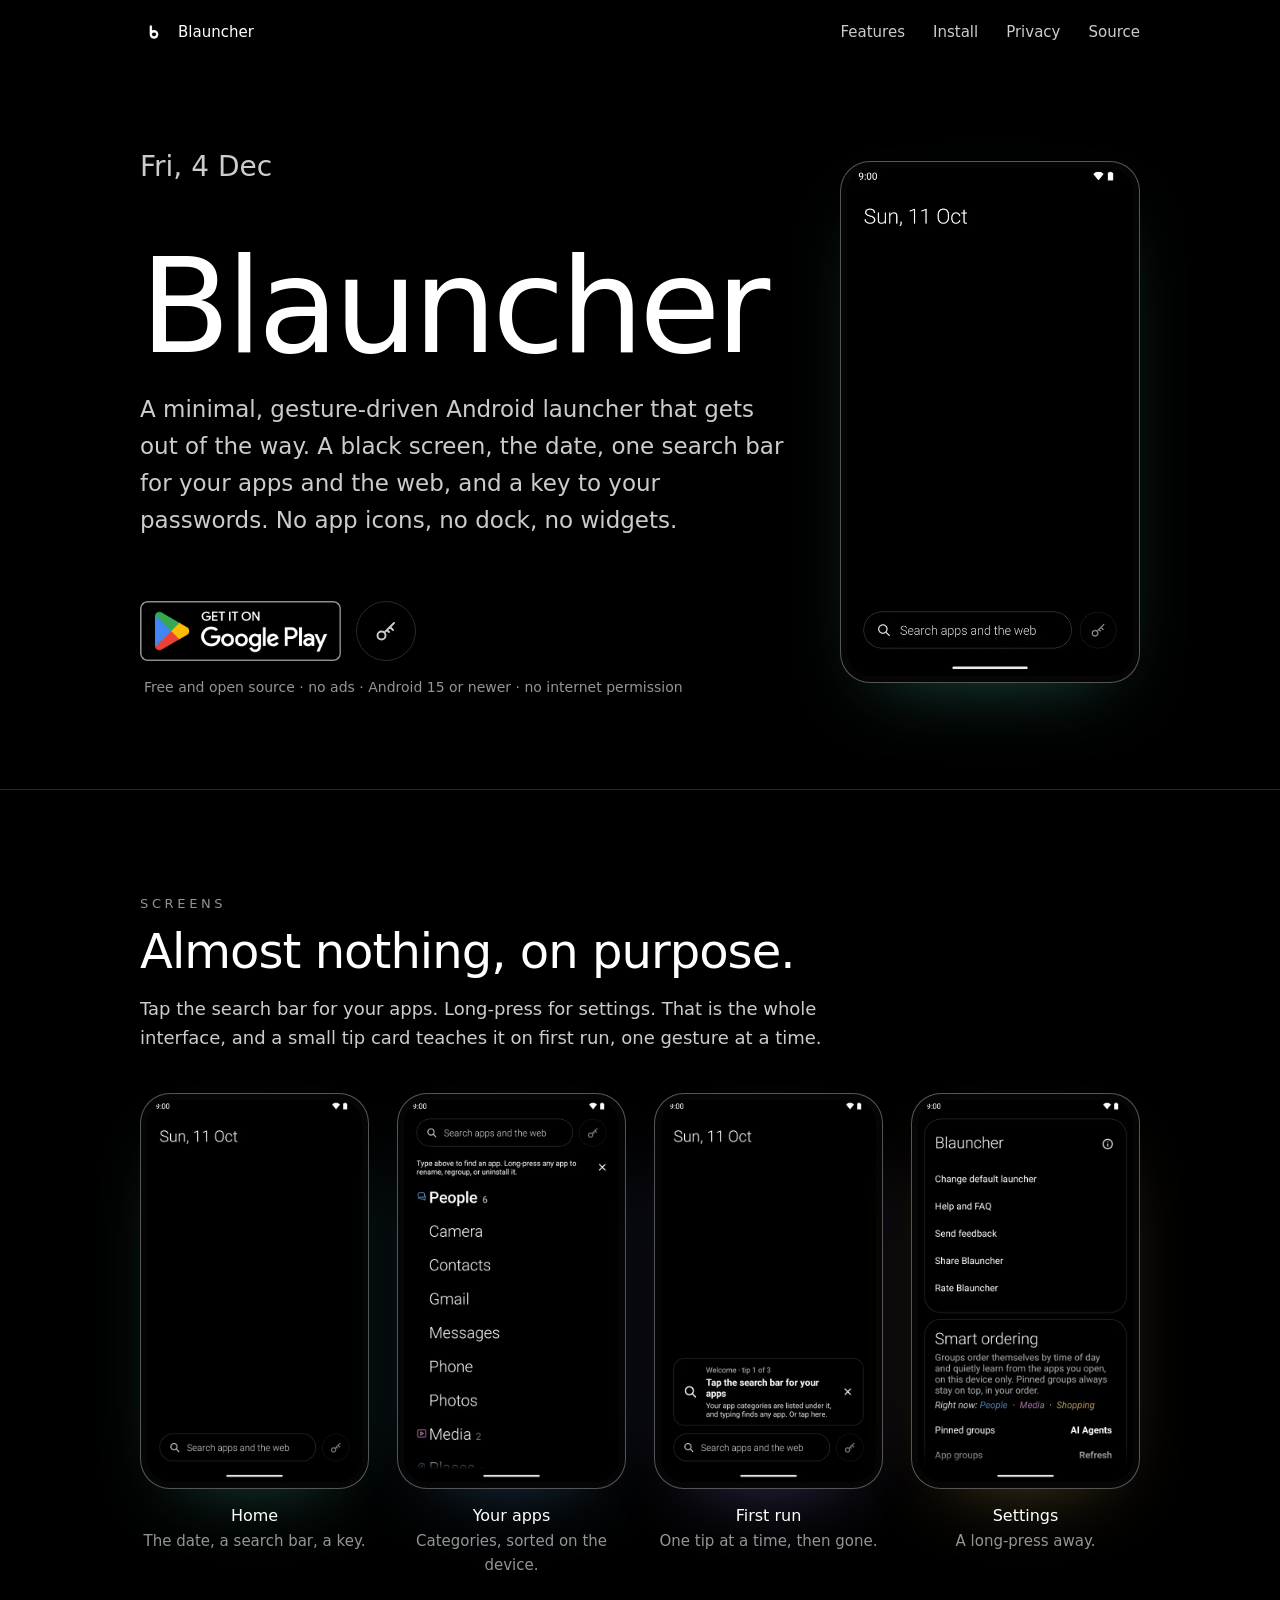
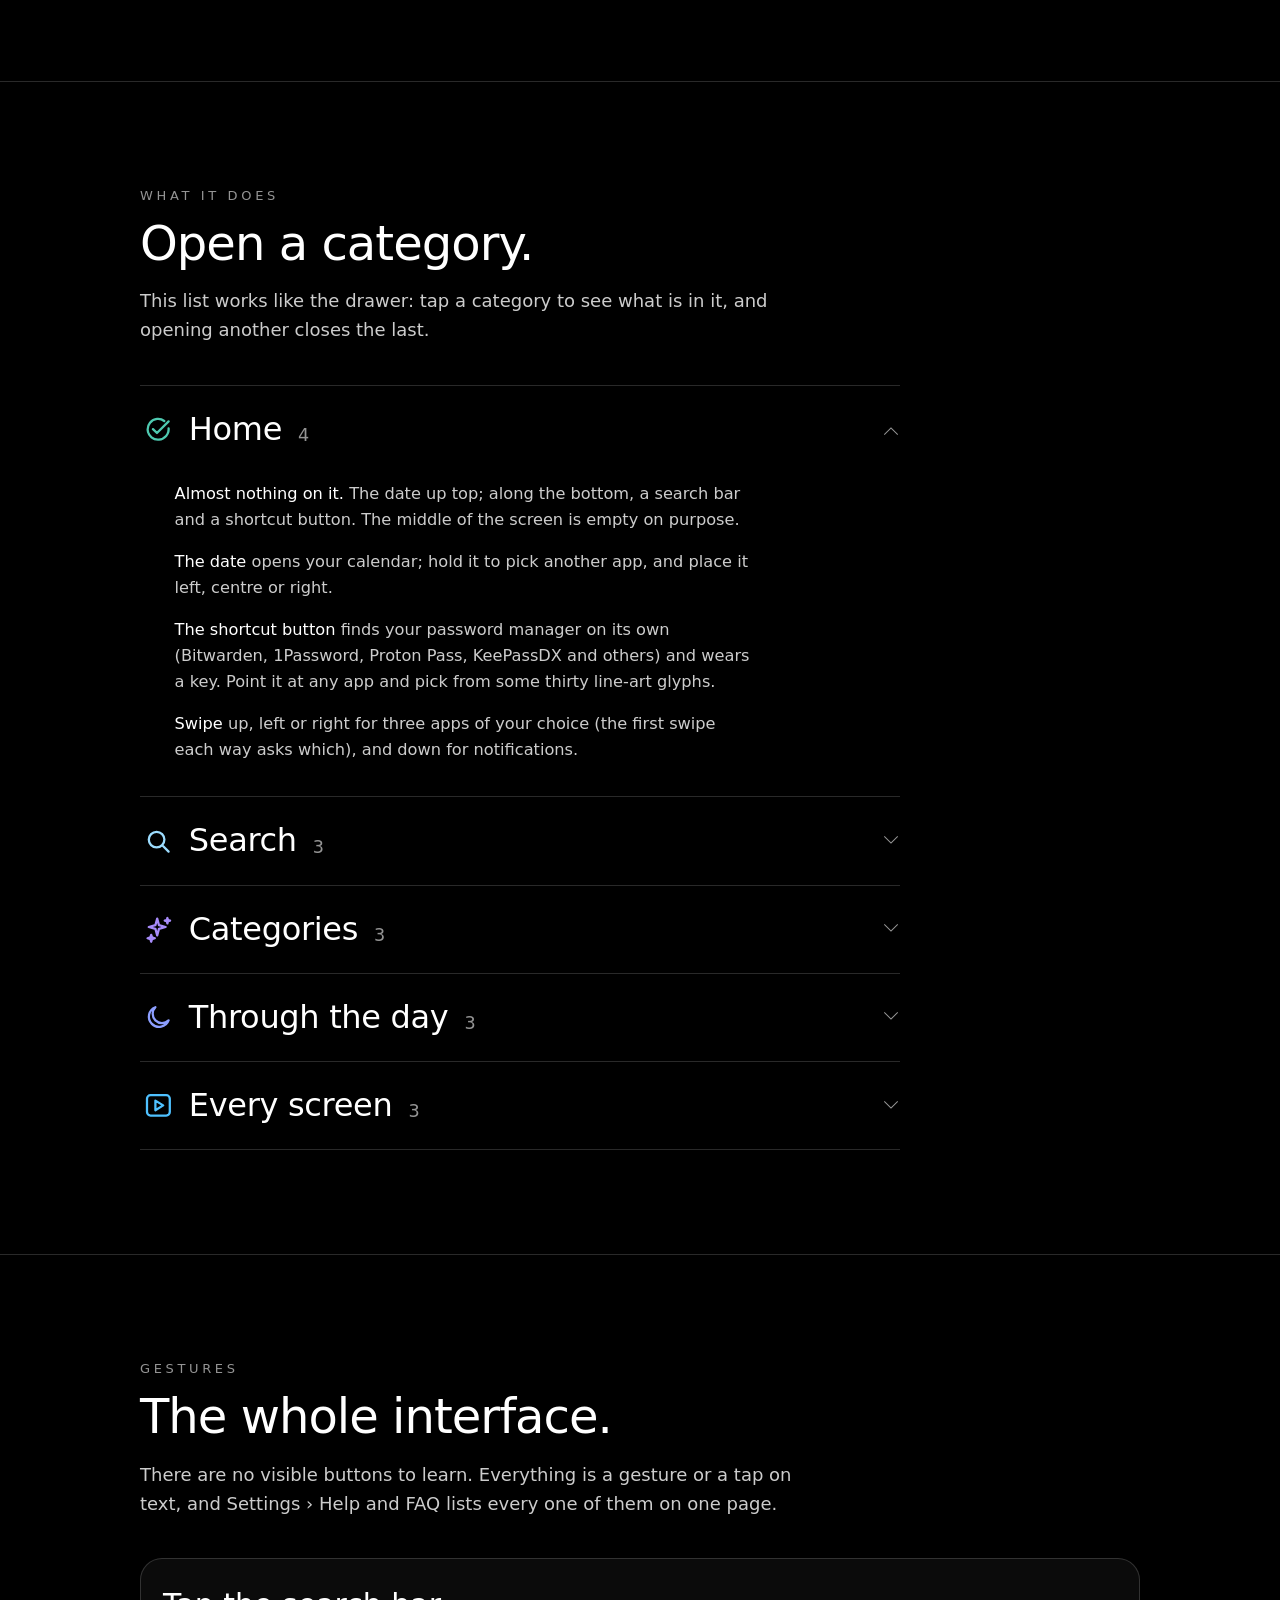
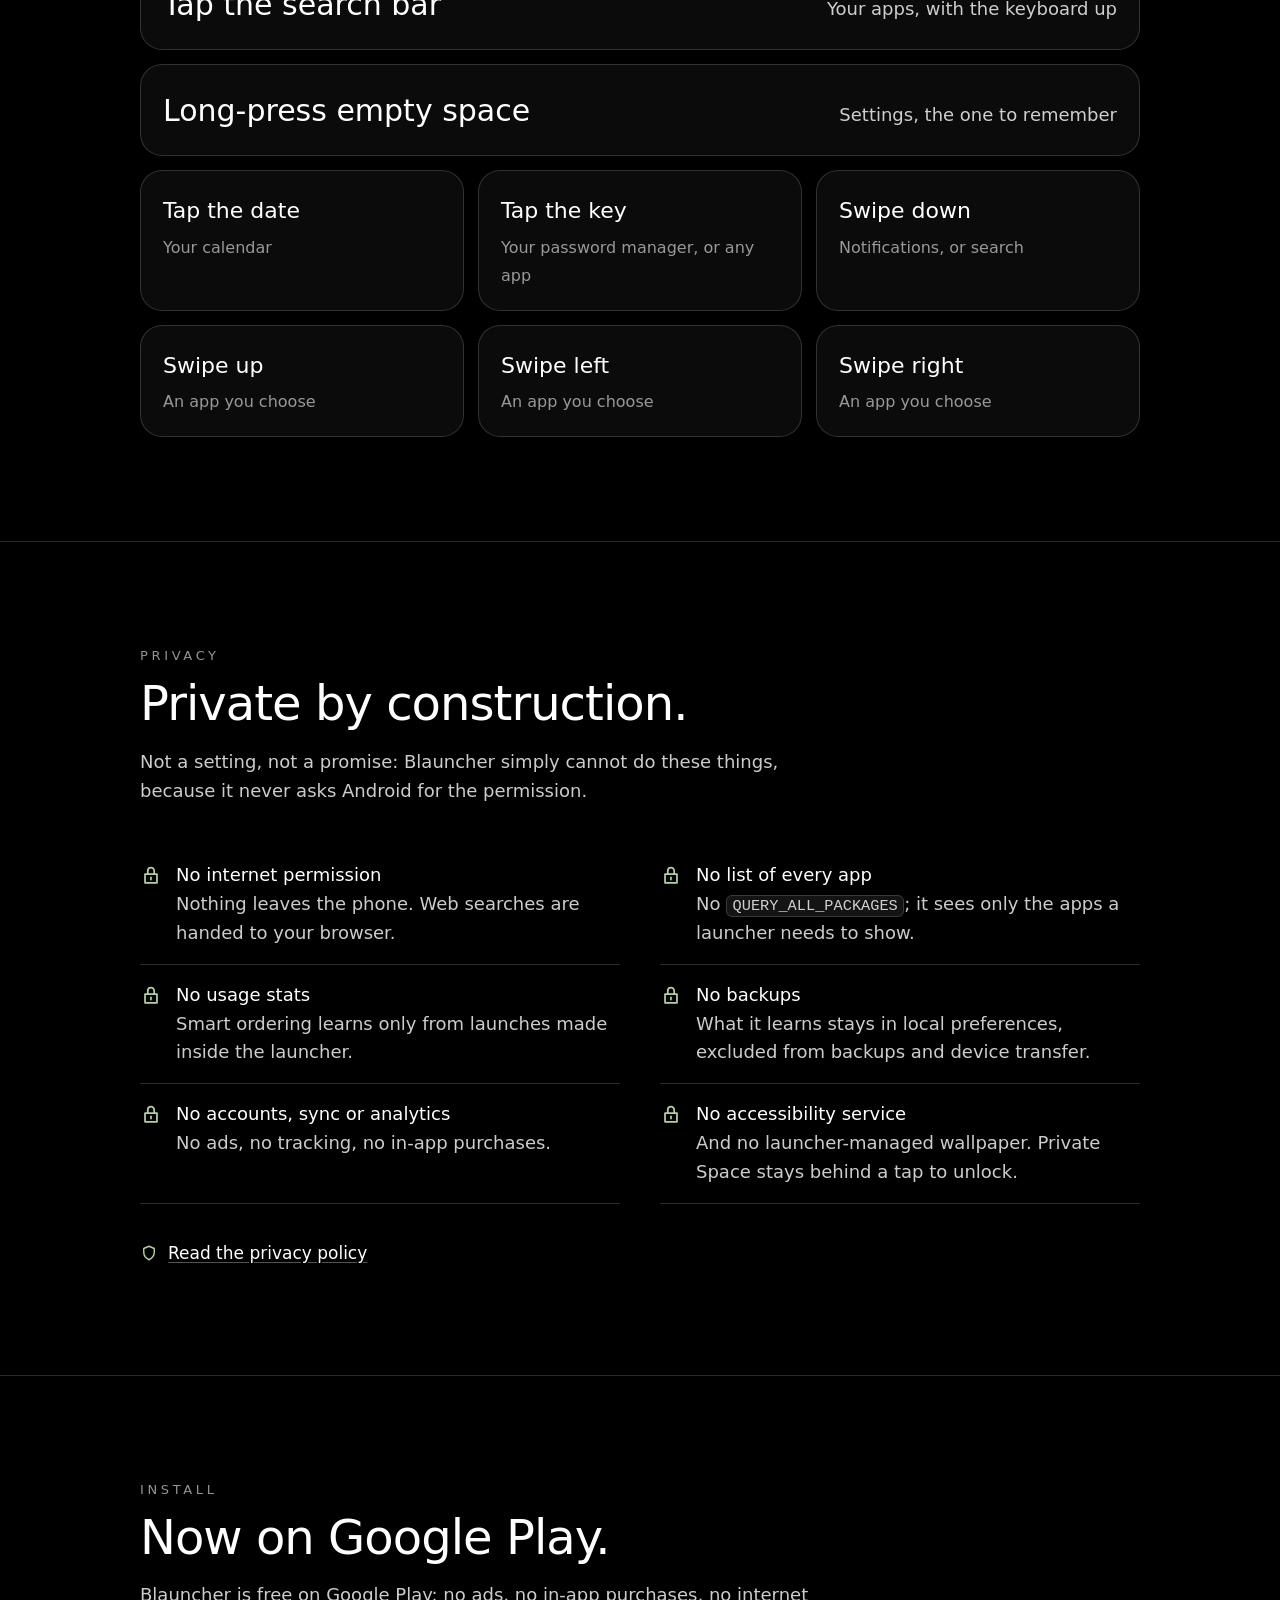
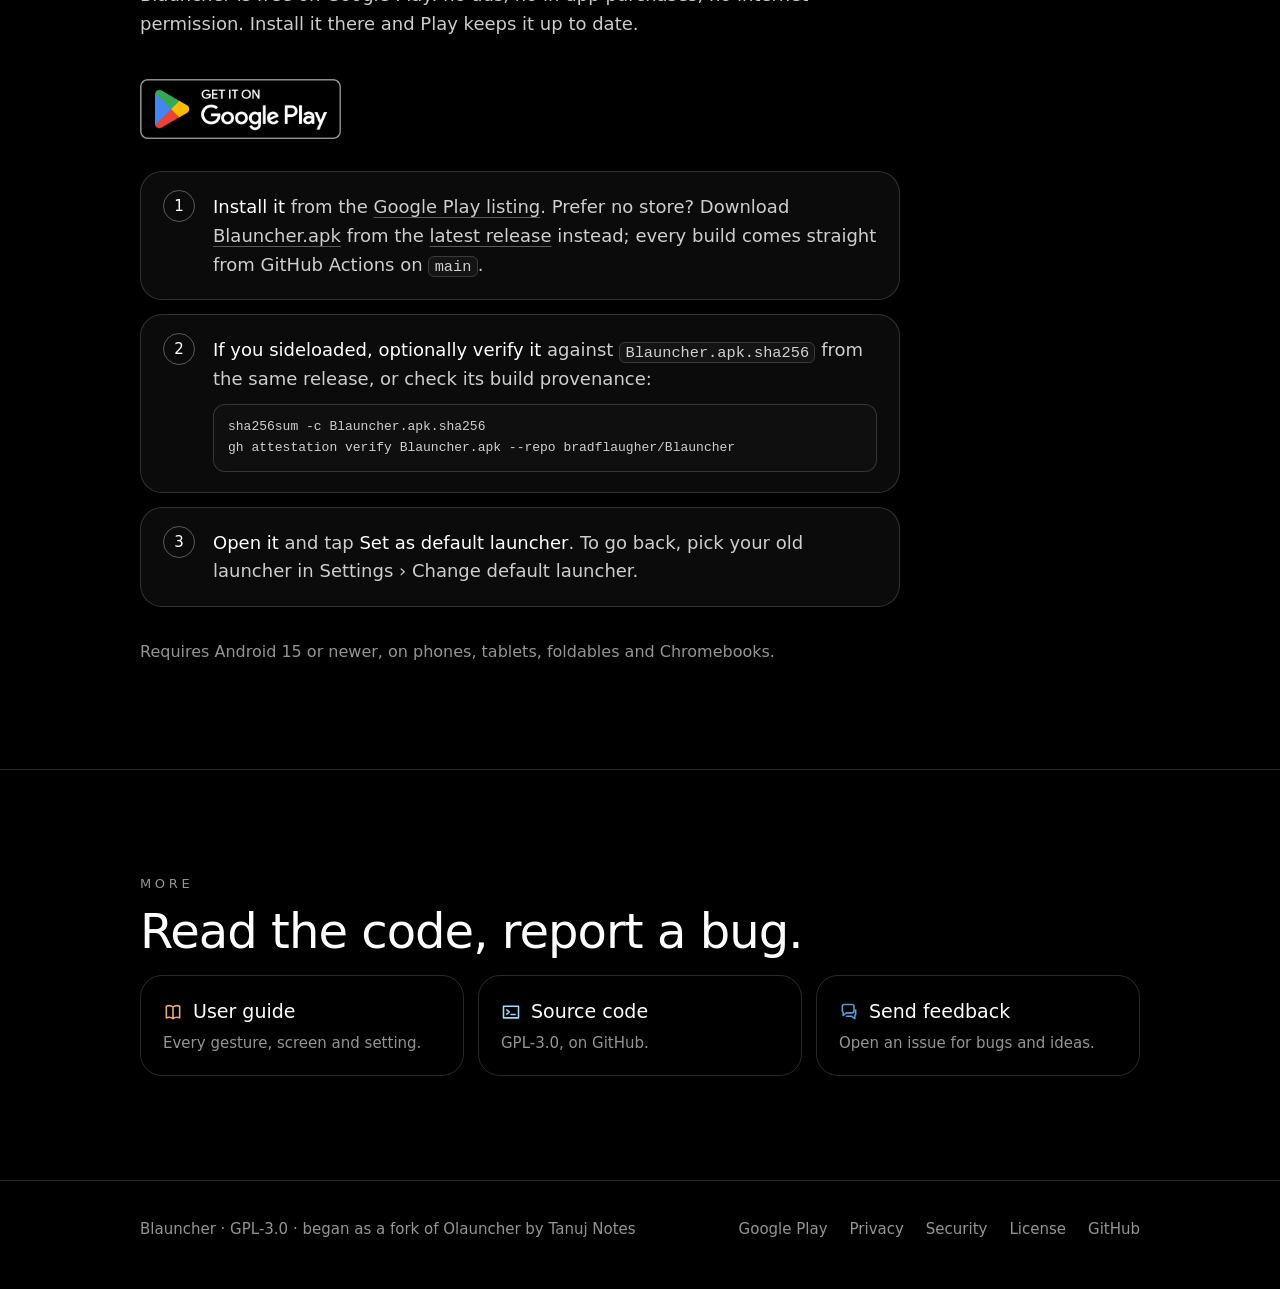
<file: site/index.html>
<!DOCTYPE html>
<html lang="en">
<head>
  <meta charset="utf-8">
  <meta http-equiv="Content-Security-Policy" content="default-src 'self'; img-src 'self'; style-src 'self'; connect-src 'none'; object-src 'none'; base-uri 'none'; form-action 'none'; script-src 'sha256-EzwwiWn8jce2OOK0XFFNG4iv+NyFUCOQhQTmfFHis/Q='">
  <meta name="viewport" content="width=device-width, initial-scale=1, viewport-fit=cover">
  <title>Blauncher — a launcher that gets out of the way</title>
  <meta name="description" content="Blauncher is a minimal, gesture-driven Android launcher: a black screen, the date, one search bar for your apps and the web, and a key to your passwords. No internet permission. Free and open source.">
  <meta name="theme-color" content="#000000">
  <meta name="color-scheme" content="dark">
  <link rel="canonical" href="https://bradflaugher.github.io/Blauncher/">
  <link rel="icon" href="favicon.svg" type="image/svg+xml">
  <link rel="icon" href="img/icon-192.png" type="image/png" sizes="192x192">
  <link rel="apple-touch-icon" href="apple-touch-icon.png">
  <meta property="og:type" content="website">
  <meta property="og:site_name" content="Blauncher">
  <meta property="og:title" content="Blauncher — a launcher that gets out of the way">
  <meta property="og:description" content="A black screen, the date, and almost nothing else. A minimal, private Android launcher.">
  <meta property="og:url" content="https://bradflaugher.github.io/Blauncher/">
  <meta property="og:image" content="https://bradflaugher.github.io/Blauncher/img/og.png">
  <meta property="og:image:width" content="1024">
  <meta property="og:image:height" content="500">
  <meta name="twitter:card" content="summary_large_image">
  <link rel="stylesheet" href="style.css?v=ecf68560f3">
</head>
<body>
  <svg class="sprite" width="0" height="0" aria-hidden="true">
    <!-- Line-art glyphs from the app's own vector drawables (app/src/main/res/drawable). -->
    <symbol id="i-search" viewBox="0 0 24 24"><path d="M10.5,4 A6.5,6.5 0 1,0 10.5,17 A6.5,6.5 0 1,0 10.5,4 Z M15.2,15.2 L20.5,20.5"/></symbol>
    <symbol id="i-key" viewBox="0 0 24 24"><path d="M7.5,12.5 A4,4 0 1,0 7.5,20.5 A4,4 0 1,0 7.5,12.5 Z M10.3,13.7 L20,4 M16,8 L19,11 M13,11 L15,13"/></symbol>
    <symbol id="i-down" viewBox="0 0 24 24"><path d="M12,4 L12,16 M6.5,10.5 L12,16 L17.5,10.5 M5,20 L19,20"/></symbol>
    <symbol id="i-ai" viewBox="0 0 24 24"><path d="M11,3 L12.5,8.5 L18,10 L12.5,11.5 L11,17 L9.5,11.5 L4,10 L9.5,8.5 Z M19.5,2.5 L20,4.2 L21.7,4.7 L20,5.2 L19.5,7 L19,5.2 L17.3,4.7 L19,4.2 Z M6,16.5 L6.7,18.7 L9,19.4 L6.7,20.1 L6,22.3 L5.3,20.1 L3,19.4 L5.3,18.7 Z"/></symbol>
    <symbol id="i-people" viewBox="0 0 24 24"><path d="M4,5.5 C4,4.1 5.1,3 6.5,3 L15.5,3 C16.9,3 18,4.1 18,5.5 L18,10.5 C18,11.9 16.9,13 15.5,13 L9,13 L5,16 L5,12.5 C4.4,12.1 4,11.4 4,10.5 Z M9,17 L15,17 L19,20 L19,16.5 C19.6,16.1 20,15.4 20,14.5 L20,9.5"/></symbol>
    <symbol id="i-focus" viewBox="0 0 24 24"><path d="M20.5,11.2 C20.9,15.9 17.3,20 12.5,20.5 C7.8,21 3.6,17.5 3.1,12.8 C2.6,8 6.1,3.8 10.9,3.3 C13.1,3.1 15.2,3.7 16.9,5 M7.5,11.8 L10.8,15 L20.5,5.3"/></symbol>
    <symbol id="i-news" viewBox="0 0 24 24"><path d="M4.5,5.5 L19.5,5.5 C20.3,5.5 21,6.2 21,7 L21,17.5 C21,18.3 20.3,19 19.5,19 L4.5,19 C3.7,19 3,18.3 3,17.5 L3,7 C3,6.2 3.7,5.5 4.5,5.5 Z M7,9.5 L12,9.5 M7,12.5 L17,12.5 M7,15.5 L14,15.5 M14.5,8 L17,8 L17,10.5 L14.5,10.5 Z"/></symbol>
    <symbol id="i-media" viewBox="0 0 24 24"><path d="M5.5,3.5 L18.5,3.5 C20.2,3.5 21.5,4.8 21.5,6.5 L21.5,17.5 C21.5,19.2 20.2,20.5 18.5,20.5 L5.5,20.5 C3.8,20.5 2.5,19.2 2.5,17.5 L2.5,6.5 C2.5,4.8 3.8,3.5 5.5,3.5 Z M9.5,8 L16,12 L9.5,16 Z"/></symbol>
    <symbol id="i-sleep" viewBox="0 0 24 24"><path d="M20.5,14.5 A8.5,8.5 0 1,1 9.5,3.5 A6.8,6.8 0 0,0 20.5,14.5 Z"/></symbol>
    <symbol id="i-tools" viewBox="0 0 24 24"><path d="M4,6 L9,6 M15,6 L20,6 M12,3 L12,9 M4,12 L14,12 M20,12 L20.1,12 M17,9 L17,15 M4,18 L7,18 M13,18 L20,18 M10,15 L10,21"/></symbol>
    <symbol id="i-lock" viewBox="0 0 24 24"><path d="M5.5,11 L18.5,11 L18.5,20.5 L5.5,20.5 Z M8.5,11 L8.5,7.5 A3.5,3.5 0 0,1 15.5,7.5 L15.5,11 M12,14.5 L12,17"/></symbol>
    <symbol id="i-shield" viewBox="0 0 24 24"><path d="M12,3 L19,6 L19,11 C19,15.5 16,19 12,21 C8,19 5,15.5 5,11 L5,6 Z"/></symbol>
    <symbol id="i-book" viewBox="0 0 24 24"><path d="M4,5 C6.5,4 9.5,4 12,6 C14.5,4 17.5,4 20,5 L20,19 C17.5,18 14.5,18 12,20 C9.5,18 6.5,18 4,19 Z M12,6 L12,20"/></symbol>
    <symbol id="i-terminal" viewBox="0 0 24 24"><path d="M3,5 L21,5 L21,19 L3,19 Z M7,9.5 L10,12 L7,14.5 M12,15 L17,15"/></symbol>
  </svg>

  <a class="skip" href="#main">Skip to content</a>

  <header class="wrap bar">
    <a class="brand" href="./"><img src="img/icon-192.png" alt="" width="28" height="28">Blauncher</a>
    <nav aria-label="Site">
      <a href="#features" class="hide-sm">Features</a>
      <a href="#install">Install</a>
      <a href="privacy/">Privacy</a>
      <a href="https://github.com/bradflaugher/Blauncher">Source</a>
    </nav>
  </header>

  <main id="main">
    <div class="wrap hero">
      <div class="hero-text">
      <time class="today" id="today" aria-hidden="true"></time>
      <h1>Blauncher</h1>
      <p class="lede">A minimal, gesture-driven Android launcher that gets out of the way. A black screen, the date, one search bar for your apps and the web, and a key to your passwords. No app icons, no dock, no widgets.</p>
      <div class="actions">
        <a class="play" href="https://play.google.com/store/apps/details?id=com.bradflaugher.blauncher"><img src="img/google-play-badge.png" width="564" height="168" alt="Get it on Google Play"></a>
        <a class="round" href="#private" aria-label="Privacy: what Blauncher never does" title="Private by construction">
          <svg class="glyph" aria-hidden="true"><use href="#i-key"/></svg>
        </a>
      </div>
      <p class="hint">Free and open source &middot; no ads &middot; Android 15 or newer &middot; no internet permission</p>
      </div>
      <div class="hero-phone phone" aria-hidden="true"><img src="img/home.webp" width="540" height="960" alt=""></div>
    </div>

    <section id="screens" aria-labelledby="screens-h">
      <div class="wrap">
        <p class="kicker">Screens</p>
        <h2 id="screens-h">Almost nothing, on purpose.</h2>
        <p class="intro">Tap the search bar for your apps. Long-press for settings. That is the whole interface, and a small tip card teaches it on first run, one gesture at a time.</p>
        <ul class="shots">
          <li><figure>
            <div class="phone" data-c="focus"><img src="img/home.webp" width="540" height="960" loading="lazy" alt="Home screen: the date at the top, and at the bottom a search bar reading Search apps and the web, beside a round shortcut button wearing a key glyph"></div>
            <figcaption><b>Home</b>The date, a search bar, a key.</figcaption>
          </figure></li>
          <li><figure>
            <div class="phone" data-c="people"><img src="img/drawer.webp" width="540" height="960" loading="lazy" alt="App drawer: the search bar at the top, a one-line tip, then categories, each with its own coloured glyph and a small app count; People is open, its apps listed under it"></div>
            <figcaption><b>Your apps</b>Categories, sorted on the device.</figcaption>
          </figure></li>
          <li><figure>
            <div class="phone" data-c="ai"><img src="img/tips.webp" width="540" height="960" loading="lazy" alt="First run: the home screen with a tip card above the search bar reading Welcome, tip 1 of 3, Tap the search bar for your apps"></div>
            <figcaption><b>First run</b>One tip at a time, then gone.</figcaption>
          </figure></li>
          <li><figure>
            <div class="phone" data-c="shopping"><img src="img/settings.webp" width="540" height="960" loading="lazy" alt="Settings: the Blauncher card with Help and FAQ, Send feedback, Share Blauncher and Rate Blauncher, then Smart ordering"></div>
            <figcaption><b>Settings</b>A long-press away.</figcaption>
          </figure></li>
        </ul>
      </div>
    </section>

    <section id="features" aria-labelledby="features-h">
      <div class="wrap">
        <p class="kicker">What it does</p>
        <h2 id="features-h">Open a category.</h2>
        <p class="intro">This list works like the drawer: tap a category to see what is in it, and opening another closes the last.</p>
        <div class="drawer">
          <details name="drawer" open data-c="focus">
            <summary><svg class="glyph" aria-hidden="true"><use href="#i-focus"/></svg>Home <span class="count">4</span></summary>
            <ul>
              <li><b>Almost nothing on it.</b> The date up top; along the bottom, a search bar and a shortcut button. The middle of the screen is empty on purpose.</li>
              <li><b>The date</b> opens your calendar; hold it to pick another app, and place it left, centre or right.</li>
              <li><b>The shortcut button</b> finds your password manager on its own (Bitwarden, 1Password, Proton Pass, KeePassDX and others) and wears a key. Point it at any app and pick from some thirty line-art glyphs.</li>
              <li><b>Swipe</b> up, left or right for three apps of your choice (the first swipe each way asks which), and down for notifications.</li>
            </ul>
          </details>
          <details name="drawer" data-c="tools">
            <summary><svg class="glyph" aria-hidden="true"><use href="#i-search"/></svg>Search <span class="count">3</span></summary>
            <ul>
              <li><b>One search for apps and the web.</b> Tap the bar and it rides up to the top of the screen with the keyboard, your app categories below it.</li>
              <li><b>One rule:</b> an app opens only when you tap it, and Enter always searches the web. Type a few letters and the matching apps come up, best match first.</li>
              <li><b>Your engine, your browser.</b> divid3 by default, or DuckDuckGo, Google, Bing, Brave, Kagi, Startpage, Ecosia, Perplexity or ChatGPT, in your default browser; or let the browser pick.</li>
            </ul>
          </details>
          <details name="drawer" data-c="ai">
            <summary><svg class="glyph" aria-hidden="true"><use href="#i-ai"/></svg>Categories <span class="count">3</span></summary>
            <ul>
              <li><b>Your apps, as a short list.</b> Agents, People, Focus, News, Media, Tools and more, sorted on the device, each with a small coloured glyph and its app count.</li>
              <li><b>Tap one</b> to list its apps; opening another closes it, so the list always fits above the keyboard.</li>
              <li><b>Long-press an app</b> to rename it, uninstall it, or set its categories, several at once if you like.</li>
            </ul>
          </details>
          <details name="drawer" data-c="sleep">
            <summary><svg class="glyph" aria-hidden="true"><use href="#i-sleep"/></svg>Through the day <span class="count">3</span></summary>
            <ul>
              <li><b>An order that follows your day.</b> News in the morning, focus during work, media in the evening, sleep and meditation from about 8:30 pm.</li>
              <li><b>It sharpens from the apps you actually open</b>, and inside each group the ones you open most come first. Learning fades after a couple of weeks.</li>
              <li><b>Pin any groups</b> to the top (Agents is pinned by default), or reset the learning any time.</li>
            </ul>
          </details>
          <details name="drawer" data-c="places">
            <summary><svg class="glyph" aria-hidden="true"><use href="#i-media"/></svg>Every screen <span class="count">3</span></summary>
            <ul>
              <li><b>Phones, tablets, foldables and Chromebooks.</b> Phones stay in portrait; larger screens rotate freely and keep your place.</li>
              <li><b>Keyboard and mouse:</b> the wheel, the up arrow or Enter opens the apps, a letter key starts a search with it, and right-click opens Settings.</li>
              <li><b>TalkBack</b> gets every gesture as an action, and back is predictive everywhere but Home.</li>
            </ul>
          </details>
        </div>
      </div>
    </section>

    <section id="gestures" aria-labelledby="gestures-h">
      <div class="wrap">
        <p class="kicker">Gestures</p>
        <h2 id="gestures-h">The whole interface.</h2>
        <p class="intro">There are no visible buttons to learn. Everything is a gesture or a tap on text, and <b>Settings&nbsp;&rsaquo; Help and FAQ</b> lists every one of them on one page.</p>
        <ul class="gestures">
          <li class="big"><span class="g">Tap the search bar</span><span class="what">Your apps, with the keyboard up</span></li>
          <li class="big"><span class="g">Long-press empty space</span><span class="what">Settings, the one to remember</span></li>
          <li><span class="g">Tap the date</span><span class="what">Your calendar</span></li>
          <li><span class="g">Tap the key</span><span class="what">Your password manager, or any app</span></li>
          <li><span class="g">Swipe down</span><span class="what">Notifications, or search</span></li>
          <li><span class="g">Swipe up</span><span class="what">An app you choose</span></li>
          <li><span class="g">Swipe left</span><span class="what">An app you choose</span></li>
          <li><span class="g">Swipe right</span><span class="what">An app you choose</span></li>
        </ul>
      </div>
    </section>

    <section id="private" aria-labelledby="private-h">
      <div class="wrap">
        <p class="kicker">Privacy</p>
        <h2 id="private-h">Private by construction.</h2>
        <p class="intro">Not a setting, not a promise: Blauncher simply cannot do these things, because it never asks Android for the permission.</p>
        <ul class="nots">
          <li><svg class="glyph" aria-hidden="true"><use href="#i-lock"/></svg><div><b>No internet permission</b>Nothing leaves the phone. Web searches are handed to your browser.</div></li>
          <li><svg class="glyph" aria-hidden="true"><use href="#i-lock"/></svg><div><b>No list of every app</b>No <code>QUERY_ALL_PACKAGES</code>; it sees only the apps a launcher needs to show.</div></li>
          <li><svg class="glyph" aria-hidden="true"><use href="#i-lock"/></svg><div><b>No usage stats</b>Smart ordering learns only from launches made inside the launcher.</div></li>
          <li><svg class="glyph" aria-hidden="true"><use href="#i-lock"/></svg><div><b>No backups</b>What it learns stays in local preferences, excluded from backups and device transfer.</div></li>
          <li><svg class="glyph" aria-hidden="true"><use href="#i-lock"/></svg><div><b>No accounts, sync or analytics</b>No ads, no tracking, no in-app purchases.</div></li>
          <li><svg class="glyph" aria-hidden="true"><use href="#i-lock"/></svg><div><b>No accessibility service</b>And no launcher-managed wallpaper. Private Space stays behind a tap to unlock.</div></li>
        </ul>
        <a class="more" href="privacy/"><svg class="glyph" aria-hidden="true" data-c="money"><use href="#i-shield"/></svg>Read the privacy policy</a>
      </div>
    </section>

    <section id="install" aria-labelledby="install-h">
      <div class="wrap">
        <p class="kicker">Install</p>
        <h2 id="install-h">Now on Google Play.</h2>
        <p class="intro">Blauncher is free on Google Play: no ads, no in-app purchases, no internet permission. Install it there and Play keeps it up to date.</p>
        <div class="actions">
          <a class="play" href="https://play.google.com/store/apps/details?id=com.bradflaugher.blauncher"><img src="img/google-play-badge.png" width="564" height="168" alt="Get it on Google Play"></a>
        </div>
        <ol class="steps">
          <li><div><b>Install it</b> from the <a href="https://play.google.com/store/apps/details?id=com.bradflaugher.blauncher">Google Play listing</a>. Prefer no store? Download <a href="https://github.com/bradflaugher/Blauncher/releases/download/latest/Blauncher.apk">Blauncher.apk</a> from the <a href="https://github.com/bradflaugher/Blauncher/releases/tag/latest">latest release</a> instead; every build comes straight from GitHub Actions on <code>main</code>.</div></li>
          <li><div><b>If you sideloaded, optionally verify it</b> against <code>Blauncher.apk.sha256</code> from the same release, or check its build provenance:
            <div class="verify">sha256sum -c Blauncher.apk.sha256
gh attestation verify Blauncher.apk --repo bradflaugher/Blauncher</div></div></li>
          <li><div><b>Open it</b> and tap <b>Set as default launcher</b>. To go back, pick your old launcher in Settings&nbsp;&rsaquo; Change default launcher.</div></li>
        </ol>
        <p class="fine">Requires Android 15 or newer, on phones, tablets, foldables and Chromebooks.</p>
      </div>
    </section>

    <section id="more" aria-labelledby="more-h">
      <div class="wrap">
        <p class="kicker">More</p>
        <h2 id="more-h">Read the code, report a bug.</h2>
        <ul class="links">
          <li><a href="https://github.com/bradflaugher/Blauncher/blob/main/GUIDE.md" data-c="news"><b><svg class="glyph" aria-hidden="true"><use href="#i-book"/></svg>User guide</b><span>Every gesture, screen and setting.</span></a></li>
          <li><a href="https://github.com/bradflaugher/Blauncher" data-c="tools"><b><svg class="glyph" aria-hidden="true"><use href="#i-terminal"/></svg>Source code</b><span>GPL-3.0, on GitHub.</span></a></li>
          <li><a href="https://github.com/bradflaugher/Blauncher/issues/new" data-c="people"><b><svg class="glyph" aria-hidden="true"><use href="#i-people"/></svg>Send feedback</b><span>Open an issue for bugs and ideas.</span></a></li>
        </ul>
      </div>
    </section>
  </main>

  <footer>
    <div class="wrap">
      <span>Blauncher &middot; GPL-3.0 &middot; began as a fork of <a href="https://github.com/tanujnotes/Olauncher">Olauncher</a> by Tanuj Notes</span>
      <nav aria-label="Footer">
        <a href="https://play.google.com/store/apps/details?id=com.bradflaugher.blauncher">Google Play</a>
        <a href="privacy/">Privacy</a>
        <a href="https://github.com/bradflaugher/Blauncher/blob/main/SECURITY.md">Security</a>
        <a href="https://github.com/bradflaugher/Blauncher/blob/main/LICENSE">License</a>
        <a href="https://github.com/bradflaugher/Blauncher">GitHub</a>
      </nav>
    </div>
  </footer>

  <script>
    // Today's date, the way the home screen shows it ("Mon, 12 Oct").
    (function () {
      var d = new Date(), el = document.getElementById("today");
      var day = d.toLocaleDateString("en-GB", { weekday: "short" });
      var month = d.toLocaleDateString("en-GB", { month: "short" });
      el.textContent = day + ", " + d.getDate() + " " + month;
    })();
  </script>
</body>
</html>
</file>
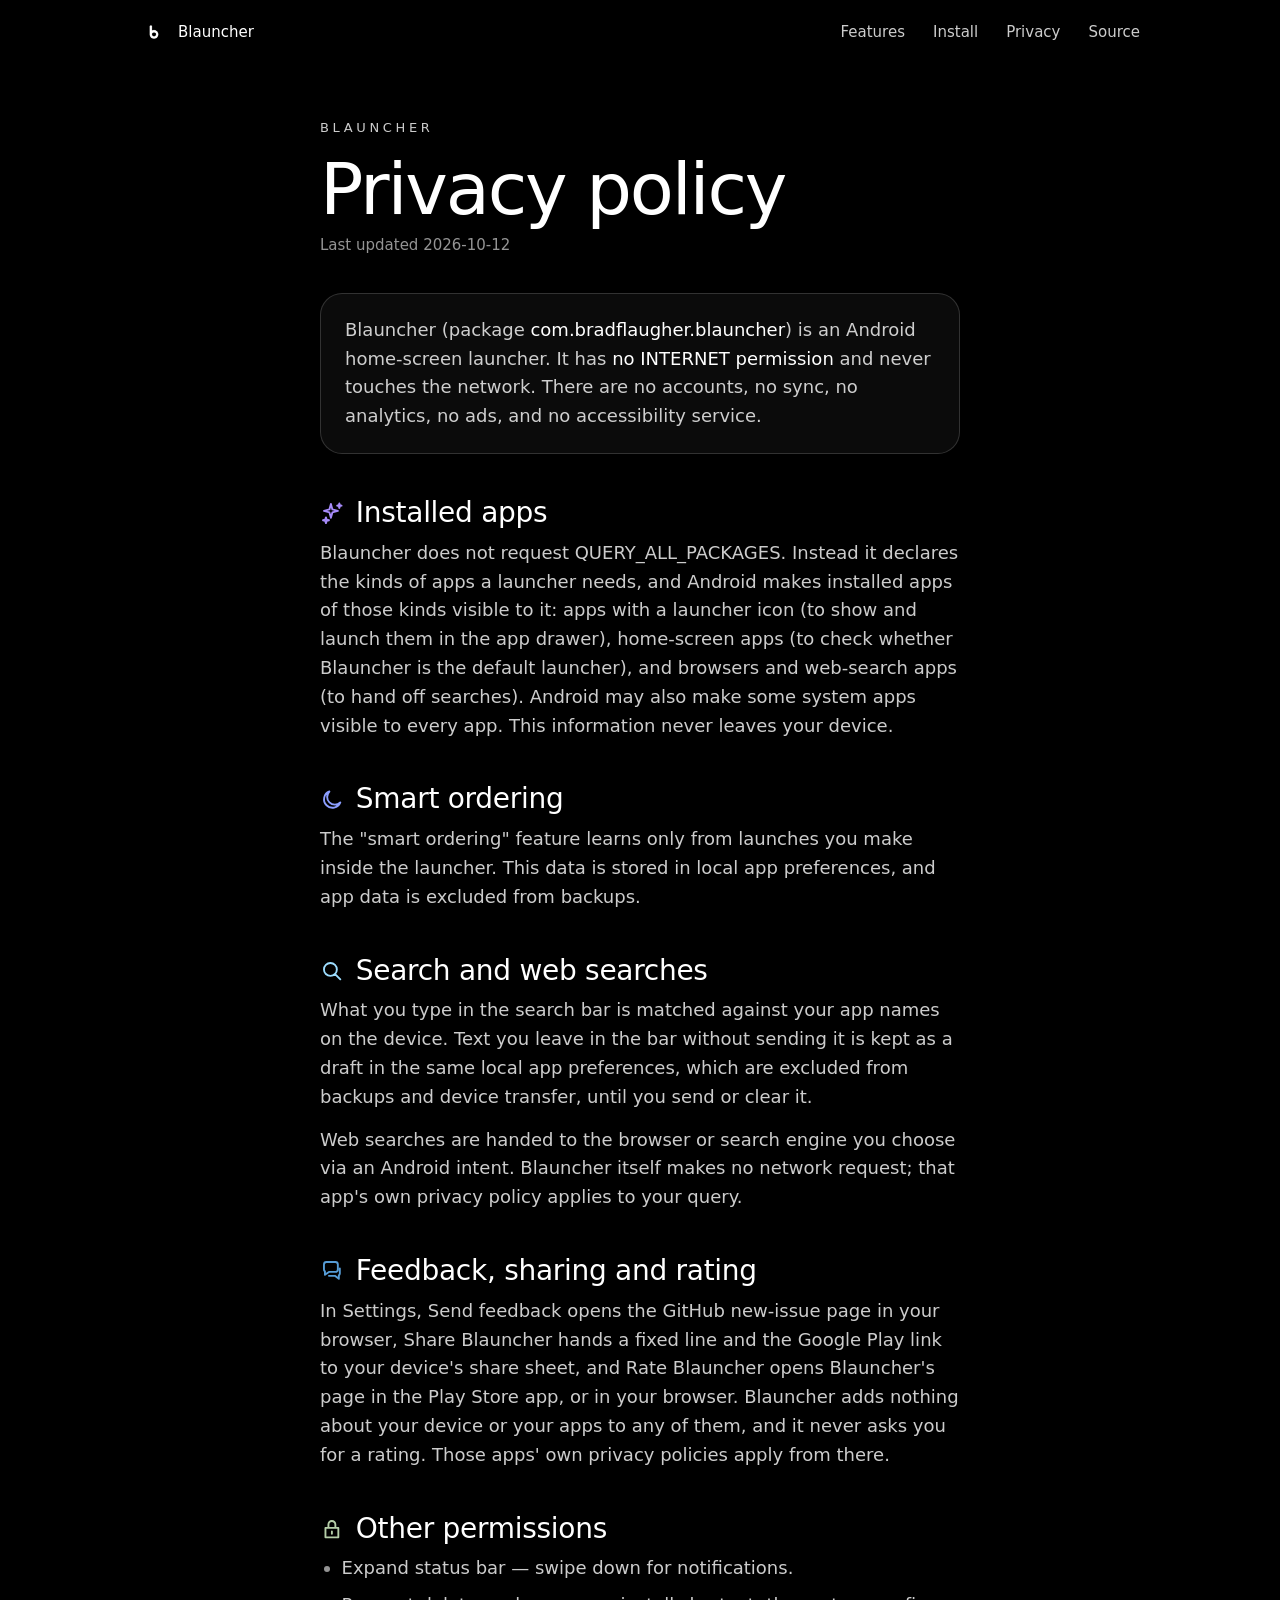
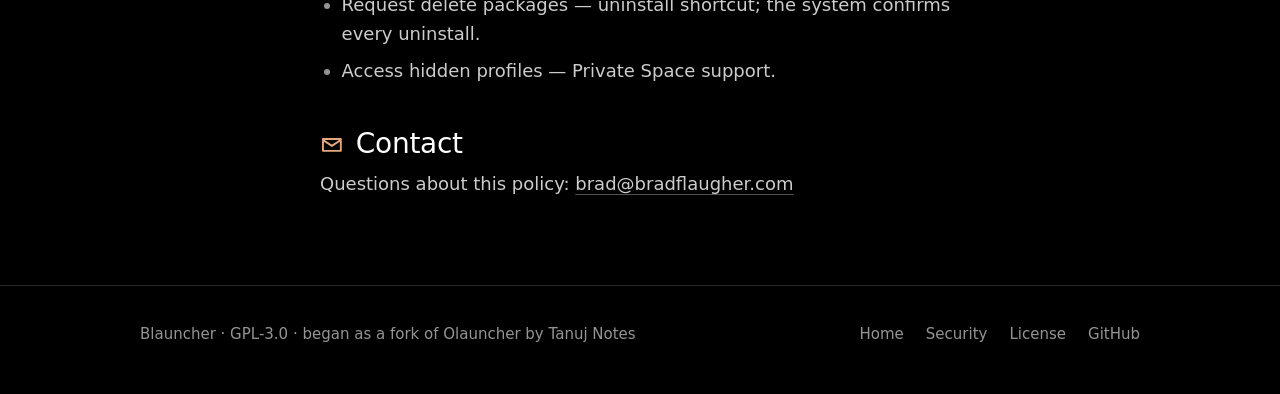
<file: site/privacy/index.html>
<!DOCTYPE html>
<html lang="en">
<head>
  <meta charset="utf-8">
  <meta http-equiv="Content-Security-Policy" content="default-src 'self'; img-src 'self'; style-src 'self'; connect-src 'none'; object-src 'none'; base-uri 'none'; form-action 'none'; script-src 'none'">
  <meta name="viewport" content="width=device-width, initial-scale=1, viewport-fit=cover">
  <title>Privacy policy — Blauncher</title>
  <meta name="description" content="Privacy policy for Blauncher (com.bradflaugher.blauncher), a minimal Android launcher with no internet permission.">
  <meta name="theme-color" content="#000000">
  <meta name="color-scheme" content="dark">
  <link rel="canonical" href="https://bradflaugher.github.io/Blauncher/privacy/">
  <link rel="icon" href="../favicon.svg" type="image/svg+xml">
  <link rel="icon" href="../img/icon-192.png" type="image/png" sizes="192x192">
  <link rel="apple-touch-icon" href="../apple-touch-icon.png">
  <meta property="og:type" content="article">
  <meta property="og:site_name" content="Blauncher">
  <meta property="og:title" content="Privacy policy — Blauncher">
  <meta property="og:description" content="Blauncher has no internet permission and never touches the network.">
  <meta property="og:url" content="https://bradflaugher.github.io/Blauncher/privacy/">
  <meta property="og:image" content="https://bradflaugher.github.io/Blauncher/img/og.png">
  <link rel="stylesheet" href="../style.css?v=ecf68560f3">
</head>
<body>
  <svg class="sprite" width="0" height="0" aria-hidden="true">
    <symbol id="i-lock" viewBox="0 0 24 24"><path d="M5.5,11 L18.5,11 L18.5,20.5 L5.5,20.5 Z M8.5,11 L8.5,7.5 A3.5,3.5 0 0,1 15.5,7.5 L15.5,11 M12,14.5 L12,17"/></symbol>
    <symbol id="i-ai" viewBox="0 0 24 24"><path d="M11,3 L12.5,8.5 L18,10 L12.5,11.5 L11,17 L9.5,11.5 L4,10 L9.5,8.5 Z M19.5,2.5 L20,4.2 L21.7,4.7 L20,5.2 L19.5,7 L19,5.2 L17.3,4.7 L19,4.2 Z M6,16.5 L6.7,18.7 L9,19.4 L6.7,20.1 L6,22.3 L5.3,20.1 L3,19.4 L5.3,18.7 Z"/></symbol>
    <symbol id="i-sleep" viewBox="0 0 24 24"><path d="M20.5,14.5 A8.5,8.5 0 1,1 9.5,3.5 A6.8,6.8 0 0,0 20.5,14.5 Z"/></symbol>
    <symbol id="i-search" viewBox="0 0 24 24"><path d="M10.5,4 A6.5,6.5 0 1,0 10.5,17 A6.5,6.5 0 1,0 10.5,4 Z M15.2,15.2 L20.5,20.5"/></symbol>
    <symbol id="i-people" viewBox="0 0 24 24"><path d="M4,5.5 C4,4.1 5.1,3 6.5,3 L15.5,3 C16.9,3 18,4.1 18,5.5 L18,10.5 C18,11.9 16.9,13 15.5,13 L9,13 L5,16 L5,12.5 C4.4,12.1 4,11.4 4,10.5 Z M9,17 L15,17 L19,20 L19,16.5 C19.6,16.1 20,15.4 20,14.5 L20,9.5"/></symbol>
    <symbol id="i-shield" viewBox="0 0 24 24"><path d="M12,3 L19,6 L19,11 C19,15.5 16,19 12,21 C8,19 5,15.5 5,11 L5,6 Z"/></symbol>
    <symbol id="i-mail" viewBox="0 0 24 24"><path d="M3,6 L21,6 L21,18 L3,18 Z M3,7 L12,13 L21,7"/></symbol>
  </svg>

  <a class="skip" href="#main">Skip to content</a>

  <header class="wrap bar">
    <a class="brand" href="../"><img src="../img/icon-192.png" alt="" width="28" height="28">Blauncher</a>
    <nav aria-label="Site">
      <a href="../#features" class="hide-sm">Features</a>
      <a href="../#install">Install</a>
      <a href="./" aria-current="page">Privacy</a>
      <a href="https://github.com/bradflaugher/Blauncher">Source</a>
    </nav>
  </header>

  <main id="main" class="wrap doc">
    <p class="kicker">Blauncher</p>
    <h1>Privacy policy</h1>
    <p class="updated">Last updated <time datetime="2026-10-12">2026-10-12</time></p>

    <p class="summary">Blauncher (package <b>com.bradflaugher.blauncher</b>) is an Android home-screen launcher. It has <b>no INTERNET permission</b> and never touches the network. There are no accounts, no sync, no analytics, no ads, and no accessibility service.</p>

    <h2 data-c="ai"><svg class="glyph" aria-hidden="true"><use href="#i-ai"/></svg>Installed apps</h2>
    <p>Blauncher does <b>not</b> request QUERY_ALL_PACKAGES. Instead it declares the kinds of apps a launcher needs, and Android makes installed apps of those kinds visible to it: apps with a launcher icon (to show and launch them in the app drawer), home-screen apps (to check whether Blauncher is the default launcher), and browsers and web-search apps (to hand off searches). Android may also make some system apps visible to every app. This information never leaves your device.</p>

    <h2 data-c="sleep"><svg class="glyph" aria-hidden="true"><use href="#i-sleep"/></svg>Smart ordering</h2>
    <p>The "smart ordering" feature learns only from launches you make inside the launcher. This data is stored in local app preferences, and app data is excluded from backups.</p>

    <h2 data-c="tools"><svg class="glyph" aria-hidden="true"><use href="#i-search"/></svg>Search and web searches</h2>
    <p>What you type in the search bar is matched against your app names on the device. Text you leave in the bar without sending it is kept as a draft in the same local app preferences, which are excluded from backups and device transfer, until you send or clear it.</p>
    <p>Web searches are handed to the browser or search engine you choose via an Android intent. Blauncher itself makes no network request; that app's own privacy policy applies to your query.</p>

    <h2 data-c="people"><svg class="glyph" aria-hidden="true"><use href="#i-people"/></svg>Feedback, sharing and rating</h2>
    <p>In Settings, <b>Send feedback</b> opens the GitHub new-issue page in your browser, <b>Share Blauncher</b> hands a fixed line and the Google Play link to your device's share sheet, and <b>Rate Blauncher</b> opens Blauncher's page in the Play Store app, or in your browser. Blauncher adds nothing about your device or your apps to any of them, and it never asks you for a rating. Those apps' own privacy policies apply from there.</p>

    <h2 data-c="money"><svg class="glyph" aria-hidden="true"><use href="#i-lock"/></svg>Other permissions</h2>
    <ul>
      <li><b>Expand status bar</b> — swipe down for notifications.</li>
      <li><b>Request delete packages</b> — uninstall shortcut; the system confirms every uninstall.</li>
      <li><b>Access hidden profiles</b> — Private Space support.</li>
    </ul>

    <h2 data-c="news"><svg class="glyph" aria-hidden="true"><use href="#i-mail"/></svg>Contact</h2>
    <p>Questions about this policy: <a href="mailto:brad@bradflaugher.com">brad@bradflaugher.com</a></p>
  </main>

  <footer>
    <div class="wrap">
      <span>Blauncher &middot; GPL-3.0 &middot; began as a fork of <a href="https://github.com/tanujnotes/Olauncher">Olauncher</a> by Tanuj Notes</span>
      <nav aria-label="Footer">
        <a href="../">Home</a>
        <a href="https://github.com/bradflaugher/Blauncher/blob/main/SECURITY.md">Security</a>
        <a href="https://github.com/bradflaugher/Blauncher/blob/main/LICENSE">License</a>
        <a href="https://github.com/bradflaugher/Blauncher">GitHub</a>
      </nav>
    </div>
  </footer>
</body>
</html>
</file>
<file: site/style.css>
/*
  Blauncher's site looks like the launcher: black, white, light type, and
  the drawer's category colours as the only colour. System fonts only, so the
  page makes no request beyond this site.
*/

:root {
  color-scheme: dark;
  --bg: #000;
  --fg: #fff;
  --soft: rgba(255, 255, 255, 0.8);
  --muted: rgba(255, 255, 255, 0.58);
  --line: rgba(255, 255, 255, 0.16);
  --line-strong: rgba(255, 255, 255, 0.32);
  --card: #0b0b0b;

  /* The drawer's category colours (AppCategory.kt), dark-theme variants. */
  --ai: #a78bfa;
  --people: #569cd6;
  --focus: #4ec9b0;
  --news: #e8a87c;
  --media: #c586c0;
  --money: #b5cea8;
  --shopping: #dcb45f;
  --places: #4fc1ff;
  --sleep: #8c9eff;
  --tools: #9cdcfe;

  --sans: Roboto, "Inter", system-ui, -apple-system, "Segoe UI", "Helvetica Neue", Arial, sans-serif;
  --mono: ui-monospace, "SFMono-Regular", "Roboto Mono", Menlo, Consolas, monospace;
  --wrap: 1080px;
  --gutter: clamp(16px, 5vw, 40px);
}

/* data-c="<category>" gives an element that category's colour as --c (no
   inline styles, so the Content-Security-Policy can forbid them). */
[data-c="ai"] { --c: var(--ai); }
[data-c="people"] { --c: var(--people); }
[data-c="focus"] { --c: var(--focus); }
[data-c="news"] { --c: var(--news); }
[data-c="media"] { --c: var(--media); }
[data-c="money"] { --c: var(--money); }
[data-c="shopping"] { --c: var(--shopping); }
[data-c="places"] { --c: var(--places); }
[data-c="sleep"] { --c: var(--sleep); }
[data-c="tools"] { --c: var(--tools); }

*,
*::before,
*::after { box-sizing: border-box; }

html { -webkit-text-size-adjust: 100%; scroll-behavior: smooth; }
@media (prefers-reduced-motion: reduce) { html { scroll-behavior: auto; } }

body {
  margin: 0;
  background: var(--bg);
  color: var(--fg);
  font-family: var(--sans);
  font-weight: 300;
  font-size: 18px;
  line-height: 1.6;
  -webkit-font-smoothing: antialiased;
}

a { color: inherit; text-decoration-color: var(--line-strong); text-underline-offset: 0.2em; }
a:hover { text-decoration-color: currentColor; }
:focus-visible { outline: 2px solid var(--places); outline-offset: 3px; border-radius: 6px; }

strong, b { font-weight: 500; }
code { font-family: var(--mono); font-size: 0.85em; background: #141414; border: 1px solid var(--line); border-radius: 6px; padding: 0.05em 0.35em; }

img { max-width: 100%; display: block; }
svg.glyph { width: 1em; height: 1em; flex: none; fill: none; stroke: currentColor; stroke-linecap: round; stroke-linejoin: round; stroke-width: 1.9; }

.sprite { position: absolute; }
.skip { position: absolute; left: -9999px; top: 8px; background: var(--fg); color: var(--bg); padding: 8px 14px; border-radius: 999px; z-index: 10; }
.skip:focus { left: 8px; }

.wrap { width: 100%; max-width: var(--wrap); margin: 0 auto; padding: 0 var(--gutter); }

/* Top bar: the status bar, more or less. */
.bar {
  display: flex; align-items: center; justify-content: space-between; gap: 16px;
  padding-top: 18px; padding-bottom: 18px;
  font-size: 15px; font-weight: 400; color: var(--soft);
}
.bar a { text-decoration: none; }
.brand { display: inline-flex; align-items: center; gap: 10px; color: var(--fg); font-weight: 400; }
.brand img { width: 28px; height: 28px; border-radius: 8px; }
.bar nav { display: flex; gap: clamp(14px, 3vw, 28px); }
.bar nav a:hover { color: var(--fg); }

/* Hero: the home screen. */
.hero { padding-top: clamp(32px, 9vh, 96px); padding-bottom: clamp(56px, 10vh, 112px); }
.hero { display: grid; grid-template-columns: minmax(0, 1fr) auto; align-items: center; gap: 48px; }
.hero-phone { width: 300px; --glow: rgba(78, 201, 176, 0.45); box-shadow: 0 40px 120px -30px var(--glow); }
@media (max-width: 900px) { .hero { grid-template-columns: 1fr; } .hero-phone { display: none; } }
.today { display: block; min-height: 1.4em; font-size: clamp(22px, 3vw, 28px); color: var(--soft); margin-bottom: clamp(28px, 6vh, 64px); }
.hero h1 {
  margin: 0;
  font-weight: 200;
  font-size: clamp(56px, 13vw, 132px);
  line-height: 0.95;
  letter-spacing: -0.035em;
}
.hero .lede { margin: 22px 0 0; max-width: 34em; font-size: clamp(19px, 2.4vw, 23px); color: var(--soft); }

.actions { margin-top: clamp(36px, 7vh, 64px); display: flex; align-items: center; gap: 14px; max-width: 560px; }
.pill {
  flex: 1; min-width: 0;
  display: flex; align-items: center; gap: 14px;
  height: 60px; padding: 0 24px;
  border: 1px solid var(--line-strong); border-radius: 999px;
  text-decoration: none; color: var(--fg); font-size: 18px;
  transition: border-color 0.15s, background-color 0.15s;
}
.pill:hover { border-color: var(--fg); background: #0d0d0d; }
.pill .glyph { font-size: 22px; color: var(--soft); }
.pill span { overflow: hidden; text-overflow: ellipsis; white-space: nowrap; }
.round {
  flex: none; display: grid; place-items: center;
  width: 60px; height: 60px; border-radius: 50%;
  border: 1px solid var(--line); color: var(--soft);
  transition: border-color 0.15s, color 0.15s;
}
.round:hover { border-color: var(--fg); color: var(--fg); }
.round .glyph { font-size: 24px; }
/* The official Google Play badge, untouched. Google's guidelines forbid
   recoloring it and keep a clear space of a quarter of its height (15px)
   around it, so it gets no shadow, and its margin plus the 14px .actions
   gap (and the hint's 15px) hold neighbors at 15px. */
.play { flex: none; display: inline-flex; margin: 0 1px 0 0; transition: transform 0.15s; }
.play img { display: block; width: auto; height: 60px; }
.play:hover { transform: translateY(-1px); }
.intro + .actions { margin: 0 0 32px; }
.hint { margin: 15px 0 0 4px; font-size: 14px; color: var(--muted); }

/* Section scaffolding. */
section { padding: clamp(56px, 9vw, 104px) 0; border-top: 1px solid var(--line); }
.kicker { margin: 0 0 10px; font-size: 13px; font-weight: 500; letter-spacing: 0.28em; text-transform: uppercase; color: var(--muted); }
h2 { margin: 0 0 18px; font-weight: 300; font-size: clamp(32px, 5vw, 48px); line-height: 1.1; letter-spacing: -0.02em; }
.intro { margin: 0 0 40px; max-width: 38em; color: var(--soft); }

/* Screens: phones in a row; a swipeable strip on narrow screens. */
.shots {
  list-style: none; margin: 0; padding: 0;
  display: grid; grid-template-columns: repeat(4, 1fr); gap: clamp(14px, 2.4vw, 28px);
}
.shots figure { margin: 0; }
.phone {
  border-radius: clamp(18px, 2.6vw, 30px);
  border: 1px solid var(--line-strong);
  padding: 6px; background: #050505;
  box-shadow: 0 30px 80px -40px var(--glow, color-mix(in srgb, var(--c, var(--places)) 42%, transparent));
}
.phone img { width: 100%; height: auto; aspect-ratio: 9 / 16; border-radius: clamp(13px, 2.1vw, 24px); }
.shots figcaption { margin-top: 14px; font-size: 15px; color: var(--muted); text-align: center; }
.shots figcaption b { display: block; color: var(--fg); font-weight: 400; font-size: 16px; }

@media (max-width: 760px) {
  .shots {
    grid-template-columns: none; grid-auto-flow: column; grid-auto-columns: 62%;
    overflow-x: auto; scroll-snap-type: x mandatory; overscroll-behavior-x: contain;
    margin: 0 calc(-1 * var(--gutter)); padding: 0 var(--gutter) 12px;
    scroll-padding: 0 var(--gutter); scrollbar-width: none;
  }
  .shots::-webkit-scrollbar { display: none; }
  .shots li { scroll-snap-align: start; }
}

/* Features: the drawer. Categories with a coloured glyph and a count; open
   one and the others close, as in the app. */
.drawer { max-width: 760px; }
.drawer details { border-bottom: 1px solid var(--line); }
.drawer details:first-of-type { border-top: 1px solid var(--line); }
.drawer summary {
  list-style: none; cursor: pointer;
  display: flex; align-items: center; gap: 16px;
  padding: 18px 4px;
  font-size: clamp(24px, 3.4vw, 32px); font-weight: 500; letter-spacing: -0.01em;
}
.drawer summary::-webkit-details-marker { display: none; }
.drawer summary .glyph { font-size: 0.9em; color: var(--c); }
.drawer summary .count { font-size: 0.55em; font-weight: 400; color: var(--muted); align-self: flex-end; margin-bottom: 0.32em; }
.drawer summary::after {
  content: ""; margin-left: auto; width: 10px; height: 10px;
  border-right: 1.5px solid var(--muted); border-bottom: 1.5px solid var(--muted);
  transform: rotate(45deg) translate(-3px, -3px); transition: transform 0.2s;
}
.drawer details[open] summary::after { transform: rotate(225deg) translate(-3px, -3px); }
.drawer summary:hover .count { color: var(--soft); }
.drawer ul { list-style: none; margin: 0; padding: 0 4px 26px calc(0.9em + 16px + 4px); font-size: 0.9em; }
.drawer li { padding: 8px 0; color: var(--soft); max-width: 36em; }
.drawer li b { color: var(--fg); }

/* Gestures. */
.gestures { list-style: none; margin: 0; padding: 0; display: grid; grid-template-columns: repeat(3, 1fr); gap: 14px; }
.gestures li { border: 1px solid var(--line); border-radius: 22px; padding: 22px 22px 20px; background: var(--card); }
.gestures .g { display: block; font-size: 22px; font-weight: 400; color: var(--fg); margin-bottom: 4px; }
.gestures .what { color: var(--muted); font-size: 16px; }
.gestures li.big { grid-column: span 3; display: flex; flex-wrap: wrap; align-items: baseline; justify-content: space-between; gap: 8px 24px; }
.gestures li.big .g { font-size: clamp(24px, 3.4vw, 30px); margin: 0; }
.gestures li.big .what { font-size: 18px; color: var(--soft); }
@media (max-width: 760px) {
  .gestures { grid-template-columns: 1fr 1fr; }
  .gestures li.big { grid-column: span 2; }
}
@media (max-width: 420px) {
  .gestures { grid-template-columns: 1fr; }
  .gestures li.big { grid-column: auto; }
}

/* Privacy: the list of things Blauncher does not do. */
.nots { list-style: none; margin: 0 0 36px; padding: 0; display: grid; grid-template-columns: repeat(2, 1fr); gap: 0 40px; }
.nots li { display: flex; gap: 14px; padding: 16px 0; border-bottom: 1px solid var(--line); color: var(--soft); }
.nots li .glyph { font-size: 22px; margin-top: 3px; color: var(--money); }
.nots li b { display: block; color: var(--fg); }
@media (max-width: 760px) { .nots { grid-template-columns: 1fr; } }

.more { display: inline-flex; align-items: center; gap: 10px; font-size: 17px; }
.more .glyph { font-size: 18px; color: var(--c, currentColor); }

/* Install. */
.steps { counter-reset: step; list-style: none; margin: 0 0 32px; padding: 0; display: grid; gap: 14px; max-width: 760px; }
.steps li { counter-increment: step; display: flex; gap: 18px; align-items: baseline; padding: 20px 22px; border: 1px solid var(--line); border-radius: 22px; background: var(--card); color: var(--soft); }
.steps li::before { content: counter(step); flex: none; width: 32px; height: 32px; display: grid; place-items: center; border-radius: 50%; border: 1px solid var(--line-strong); font-size: 15px; font-weight: 400; color: var(--fg); transform: translateY(-2px); }
.steps li b { color: var(--fg); }
.steps li, .steps li > div { min-width: 0; }
.verify { margin: 10px 0 0; padding: 12px 14px; border-radius: 12px; background: #0f0f0f; border: 1px solid var(--line); font-family: var(--mono); font-size: 13px; color: var(--soft); overflow-x: auto; white-space: pre; }
.fine { color: var(--muted); font-size: 16px; margin: 0; max-width: 40em; }

.links { list-style: none; margin: 0; padding: 0; display: grid; grid-template-columns: repeat(3, 1fr); gap: 14px; }
.links a { display: block; height: 100%; padding: 20px 22px; border: 1px solid var(--line); border-radius: 22px; text-decoration: none; transition: border-color 0.15s, background-color 0.15s; }
.links a:hover { border-color: var(--line-strong); background: var(--card); }
.links b { display: flex; align-items: center; gap: 10px; font-weight: 400; font-size: 19px; color: var(--fg); }
.links b .glyph { color: var(--c, var(--soft)); font-size: 20px; }
.links span { display: block; margin-top: 4px; color: var(--muted); font-size: 15px; }
@media (max-width: 760px) { .links { grid-template-columns: 1fr; } }

/* Footer. */
footer { border-top: 1px solid var(--line); padding: 36px 0 48px; font-size: 15px; color: var(--muted); }
footer .wrap { display: flex; flex-wrap: wrap; justify-content: space-between; gap: 12px 32px; }
footer nav { display: flex; flex-wrap: wrap; gap: 8px 22px; }
footer a { text-decoration: none; }
footer a:hover { color: var(--fg); }

/* Prose pages: the privacy policy and 404. */
.doc { max-width: 720px; padding-top: clamp(28px, 6vh, 64px); padding-bottom: 72px; }
.doc h1 { margin: 0 0 8px; font-weight: 200; font-size: clamp(44px, 8vw, 72px); line-height: 1; letter-spacing: -0.03em; }
.doc .updated { margin: 0 0 36px; color: var(--muted); font-size: 15px; }
.doc .summary { border: 1px solid var(--line); border-radius: 22px; padding: 22px 24px; background: var(--card); color: var(--soft); margin: 0 0 40px; }
.doc .summary b { color: var(--fg); }
.doc h2 { display: flex; align-items: center; gap: 12px; font-size: clamp(24px, 3.4vw, 28px); font-weight: 400; margin: 44px 0 10px; letter-spacing: -0.01em; }
.doc h2 .glyph { color: var(--c, var(--soft)); font-size: 0.85em; }
.doc p, .doc li { color: var(--soft); }
.doc p { margin: 0 0 14px; }
.doc ul { margin: 0 0 14px; padding-left: 1.2em; }
.doc li { margin-bottom: 8px; }
.doc li::marker { color: var(--muted); }

.lost { min-height: 70vh; display: flex; flex-direction: column; justify-content: center; }
.lost .actions { margin-top: 36px; }

@media (max-width: 520px) {
  body { font-size: 17px; }
  .bar nav a.hide-sm { display: none; }
  .pill { height: 56px; padding: 0 20px; font-size: 17px; }
  .round { width: 56px; height: 56px; }
  .play img { height: 56px; }
  .steps li { gap: 14px; padding: 18px 16px; }
}
</file>
